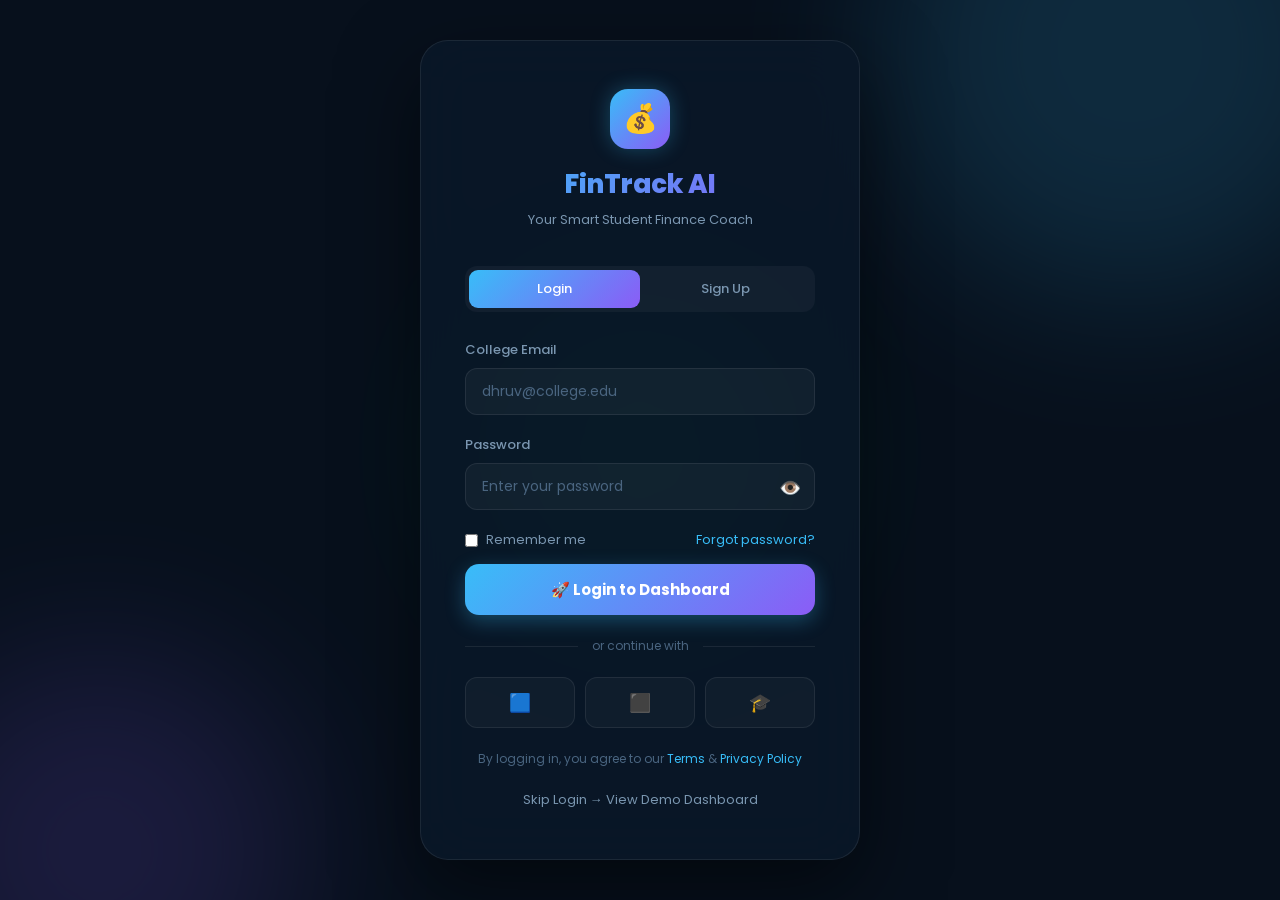
<file: public/login.html>
<!DOCTYPE html>
<html lang="en">
<head>
  <meta charset="UTF-8">
  <meta name="viewport" content="width=device-width, initial-scale=1.0">
  <title>FinTrack AI — Login</title>
  <meta name="description" content="Login to FinTrack AI — Your AI-powered student financial coach.">
  <link rel="stylesheet" href="styles.css">
</head>
<body>

<div class="login-page">
  <!-- Background orbs -->
  <div class="login-bg-orb orb1"></div>
  <div class="login-bg-orb orb2"></div>
  <div class="login-bg-orb orb3"></div>

  <div class="login-card fade-in">

    <div class="login-logo">
      <div class="logo-icon">💰</div>
      <h1>FinTrack AI</h1>
      <p>Your Smart Student Finance Coach</p>
    </div>

    <div class="login-tabs">
      <div class="login-tab active" id="tab-login" onclick="switchTab('login')">Login</div>
      <div class="login-tab" id="tab-signup" onclick="switchTab('signup')">Sign Up</div>
    </div>

    <!-- LOGIN FORM -->
    <form id="login-form">

      <div class="form-group">
        <label>College Email</label>
        <input type="email" id="login-email" placeholder="dhruv@college.edu" required autocomplete="email">
      </div>

      <div class="form-group">
        <label>Password</label>
        <div style="position:relative">
          <input type="password" id="login-pass" placeholder="Enter your password" required style="padding-right:48px" autocomplete="current-password">
          <span onclick="togglePass()" style="position:absolute;right:14px;top:50%;transform:translateY(-50%);cursor:pointer;color:var(--text-dim);font-size:18px" id="pass-eye">👁️</span>
        </div>
      </div>

      <div style="display:flex; justify-content:space-between; align-items:center; margin-bottom:6px">
        <label style="display:flex; align-items:center; gap:8px; font-size:13px; color:var(--text-muted); cursor:pointer">
          <input type="checkbox" style="width:auto; accent-color:var(--blue)"> Remember me
        </label>
        <a href="#" style="font-size:13px; color:var(--blue); text-decoration:none">Forgot password?</a>
      </div>

      <button type="submit" class="login-btn" id="login-submit-btn">
        🚀 Login to Dashboard
      </button>

    </form>

    <!-- SIGNUP FORM -->
    <form id="signup-form" style="display:none">

      <div style="display:grid; grid-template-columns:1fr 1fr; gap:14px">
        <div class="form-group">
          <label>First Name</label>
          <input type="text" placeholder="Dhruv" required>
        </div>
        <div class="form-group">
          <label>Last Name</label>
          <input type="text" placeholder="Sharma" required>
        </div>
      </div>

      <div class="form-group">
        <label>College Email</label>
        <input type="email" placeholder="dhruv@college.edu" required>
      </div>

      <div class="form-group">
        <label>Course & Year</label>
        <select>
          <option>B.Tech CSE - 1st Year</option>
          <option>B.Tech CSE - 2nd Year</option>
          <option>B.Tech CSE - 3rd Year</option>
          <option>B.Tech CSE - 4th Year</option>
          <option>B.Com - 1st Year</option>
          <option>BBA - 2nd Year</option>
          <option>MBA - 1st Year</option>
          <option>Other</option>
        </select>
      </div>

      <div class="form-group">
        <label>Monthly Pocket Money (₹)</label>
        <input type="number" placeholder="8000" min="0">
      </div>

      <div class="form-group">
        <label>Create Password</label>
        <input type="password" placeholder="Min 8 characters" required>
      </div>

      <button type="button" class="login-btn" onclick="doSignup()">
        ✨ Create Account
      </button>

    </form>

    <div class="divider">or continue with</div>

    <div class="social-login">
      <div class="social-btn" title="Google" onclick="showToast('Google login coming soon!', 'info')">🟦</div>
      <div class="social-btn" title="GitHub" onclick="showToast('GitHub login coming soon!', 'info')">⬛</div>
      <div class="social-btn" title="Student ID" onclick="showToast('Student ID login coming soon!', 'info')">🎓</div>
    </div>

    <p style="text-align:center; margin-top:22px; font-size:12px; color:var(--text-dim)">
      By logging in, you agree to our 
      <a href="#" style="color:var(--blue); text-decoration:none">Terms</a> & 
      <a href="#" style="color:var(--blue); text-decoration:none">Privacy Policy</a>
    </p>

    <div style="text-align:center; margin-top:18px">
      <a href="index.html" style="font-size:13px; color:var(--text-muted); text-decoration:none">
        Skip Login → View Demo Dashboard
      </a>
    </div>

  </div>
</div>

<script src="script.js"></script>
<script>
  function switchTab(tab) {
    document.getElementById('tab-login').classList.toggle('active', tab === 'login');
    document.getElementById('tab-signup').classList.toggle('active', tab === 'signup');
    document.getElementById('login-form').style.display = tab === 'login' ? 'block' : 'none';
    document.getElementById('signup-form').style.display = tab === 'signup' ? 'block' : 'none';
  }

  function togglePass() {
    const input = document.getElementById('login-pass');
    const eye = document.getElementById('pass-eye');
    if (input.type === 'password') {
      input.type = 'text';
      eye.textContent = '🙈';
    } else {
      input.type = 'password';
      eye.textContent = '👁️';
    }
  }

  function doSignup() {
    showToast('Account created! Redirecting to dashboard... 🎉');
    setTimeout(() => window.location.href = 'index.html', 1200);
  }
</script>

</body>
</html>
</file>
<file: public/styles.css>
/* =====================
   FINTRACK AI - SHARED CSS
   ===================== */

@import url('https://fonts.googleapis.com/css2?family=Poppins:wght@300;400;500;600;700;800&display=swap');

* {
  margin: 0;
  padding: 0;
  box-sizing: border-box;
  font-family: 'Poppins', sans-serif;
}

:root {
  --bg: #07101c;
  --bg2: #0a1828;
  --sidebar: #091422;
  --card: rgba(255, 255, 255, 0.05);
  --card-border: rgba(255, 255, 255, 0.08);
  --green: #00e676;
  --blue: #38bdf8;
  --purple: #8b5cf6;
  --orange: #f59e0b;
  --red: #ff5252;
  --text: #ffffff;
  --text-muted: #7a96b0;
  --text-dim: #4a6580;
  --accent: rgba(56, 189, 248, 0.15);
  --glow-green: 0 0 20px rgba(0, 230, 118, 0.3);
  --glow-blue: 0 0 20px rgba(56, 189, 248, 0.3);
  --shadow: 0 8px 32px rgba(0, 0, 0, 0.4);
}

body {
  background: var(--bg);
  color: var(--text);
  min-height: 100vh;
  overflow-x: hidden;
}

/* ===================== SCROLLBAR ===================== */
::-webkit-scrollbar { width: 6px; }
::-webkit-scrollbar-track { background: var(--bg2); }
::-webkit-scrollbar-thumb { background: #1d3557; border-radius: 10px; }
::-webkit-scrollbar-thumb:hover { background: var(--blue); }

/* ===================== LAYOUT ===================== */
.layout {
  display: flex;
  min-height: 100vh;
}

/* ===================== SIDEBAR ===================== */
.sidebar {
  width: 240px;
  height: 100vh;
  background: var(--sidebar);
  padding: 30px 20px;
  position: fixed;
  top: 0; left: 0;
  display: flex;
  flex-direction: column;
  border-right: 1px solid var(--card-border);
  z-index: 100;
  transition: transform 0.3s ease;
}

.sidebar-logo {
  display: flex;
  align-items: center;
  gap: 12px;
  margin-bottom: 40px;
  padding: 0 10px;
}

.sidebar-logo .logo-icon {
  width: 42px;
  height: 42px;
  background: linear-gradient(135deg, var(--blue), var(--purple));
  border-radius: 12px;
  display: flex;
  align-items: center;
  justify-content: center;
  font-size: 20px;
  box-shadow: var(--glow-blue);
}

.sidebar-logo h2 {
  font-size: 20px;
  font-weight: 700;
  background: linear-gradient(135deg, var(--blue), var(--purple));
  -webkit-background-clip: text;
  -webkit-text-fill-color: transparent;
  background-clip: text;
}

.sidebar-logo span {
  font-size: 10px;
  color: var(--text-muted);
  display: block;
  font-weight: 400;
}

.sidebar nav {
  flex: 1;
}

.nav-label {
  font-size: 10px;
  text-transform: uppercase;
  letter-spacing: 1.5px;
  color: var(--text-dim);
  padding: 0 14px;
  margin: 20px 0 8px;
}

.sidebar nav a {
  display: flex;
  align-items: center;
  gap: 12px;
  padding: 13px 14px;
  margin-bottom: 4px;
  border-radius: 12px;
  color: var(--text-muted);
  text-decoration: none;
  cursor: pointer;
  transition: all 0.3s ease;
  font-size: 14px;
  font-weight: 500;
  position: relative;
  overflow: hidden;
}

.sidebar nav a .icon {
  font-size: 18px;
  width: 24px;
  text-align: center;
}

.sidebar nav a:hover {
  background: rgba(56, 189, 248, 0.08);
  color: var(--text);
  transform: translateX(3px);
}

.sidebar nav a.active {
  background: linear-gradient(135deg, rgba(56,189,248,0.18), rgba(139,92,246,0.12));
  color: var(--blue);
  border: 1px solid rgba(56, 189, 248, 0.2);
  box-shadow: 0 4px 15px rgba(56, 189, 248, 0.1);
}

.sidebar nav a.active .icon {
  filter: drop-shadow(0 0 6px var(--blue));
}

.sidebar-footer {
  padding: 14px;
  border-radius: 12px;
  background: rgba(255,255,255,0.03);
  border: 1px solid var(--card-border);
  display: flex;
  align-items: center;
  gap: 12px;
}

.sidebar-footer img {
  width: 36px;
  height: 36px;
  border-radius: 50%;
  object-fit: cover;
  border: 2px solid var(--blue);
}

.sidebar-footer .user-info p {
  font-size: 13px;
  font-weight: 600;
}

.sidebar-footer .user-info span {
  font-size: 11px;
  color: var(--text-muted);
}

/* ===================== MAIN CONTENT ===================== */
.main-content {
  margin-left: 240px;
  flex: 1;
  padding: 30px 35px;
  min-height: 100vh;
}

/* ===================== TOP HEADER ===================== */
.top-header {
  display: flex;
  justify-content: space-between;
  align-items: center;
  margin-bottom: 35px;
}

.top-header h1 {
  font-size: 26px;
  font-weight: 700;
}

.top-header p {
  color: var(--text-muted);
  font-size: 14px;
  margin-top: 4px;
}

.header-right {
  display: flex;
  align-items: center;
  gap: 15px;
}

.notification-btn {
  width: 42px;
  height: 42px;
  border-radius: 12px;
  background: var(--card);
  border: 1px solid var(--card-border);
  display: flex;
  align-items: center;
  justify-content: center;
  cursor: pointer;
  font-size: 18px;
  transition: all 0.3s;
  position: relative;
}

.notification-btn:hover {
  background: var(--accent);
  border-color: var(--blue);
}

.notif-dot {
  position: absolute;
  top: 8px; right: 8px;
  width: 8px; height: 8px;
  border-radius: 50%;
  background: var(--red);
  border: 2px solid var(--bg);
}

.month-badge {
  padding: 8px 16px;
  border-radius: 10px;
  background: var(--card);
  border: 1px solid var(--card-border);
  font-size: 13px;
  color: var(--text-muted);
}

/* ===================== STAT CARDS ===================== */
.stats-grid {
  display: grid;
  grid-template-columns: repeat(4, 1fr);
  gap: 18px;
  margin-bottom: 25px;
}

.stat-card {
  background: var(--card);
  backdrop-filter: blur(20px);
  border: 1px solid var(--card-border);
  border-radius: 20px;
  padding: 22px;
  position: relative;
  overflow: hidden;
  transition: all 0.3s ease;
  cursor: default;
}

.stat-card:hover {
  transform: translateY(-3px);
  border-color: rgba(255,255,255,0.15);
  box-shadow: var(--shadow);
}

.stat-card::before {
  content: '';
  position: absolute;
  top: 0; right: 0;
  width: 80px; height: 80px;
  border-radius: 50%;
  opacity: 0.06;
  transform: translate(20px, -20px);
}

.stat-card.income::before { background: var(--green); }
.stat-card.expense::before { background: var(--red); }
.stat-card.balance::before { background: var(--blue); }
.stat-card.score::before { background: var(--orange); }

.stat-card-top {
  display: flex;
  justify-content: space-between;
  align-items: flex-start;
  margin-bottom: 16px;
}

.stat-card p {
  font-size: 13px;
  color: var(--text-muted);
  font-weight: 500;
}

.stat-icon {
  width: 38px;
  height: 38px;
  border-radius: 10px;
  display: flex;
  align-items: center;
  justify-content: center;
  font-size: 18px;
}

.income .stat-icon { background: rgba(0,230,118,0.15); }
.expense .stat-icon { background: rgba(255,82,82,0.15); }
.balance .stat-icon { background: rgba(56,189,248,0.15); }
.score .stat-icon { background: rgba(245,158,11,0.15); }

.stat-card h2 {
  font-size: 28px;
  font-weight: 700;
  margin-bottom: 8px;
}

.income h2 { color: var(--green); }
.expense h2 { color: var(--red); }
.balance h2 { color: var(--blue); }
.score h2 { color: var(--orange); }

.stat-card .change {
  font-size: 12px;
  color: var(--text-muted);
}

.stat-card .change.up { color: var(--green); }
.stat-card .change.down { color: var(--red); }

.stat-card .bottom-bar {
  height: 3px;
  border-radius: 10px;
  margin-top: 14px;
  opacity: 0.5;
}
.income .bottom-bar { background: var(--green); }
.expense .bottom-bar { background: var(--red); }
.balance .bottom-bar { background: var(--blue); }
.score .bottom-bar { background: var(--orange); }

/* ===================== GRID SECTIONS ===================== */
.mid-grid {
  display: grid;
  grid-template-columns: 2fr 1fr;
  gap: 20px;
  margin-bottom: 20px;
}

.bot-grid {
  display: grid;
  grid-template-columns: 2fr 1fr;
  gap: 20px;
}

.panel {
  background: var(--card);
  backdrop-filter: blur(20px);
  border: 1px solid var(--card-border);
  border-radius: 20px;
  padding: 24px;
}

.panel-header {
  display: flex;
  justify-content: space-between;
  align-items: center;
  margin-bottom: 20px;
}

.panel-header h3 {
  font-size: 16px;
  font-weight: 600;
}

.panel-header .see-all {
  font-size: 12px;
  color: var(--blue);
  cursor: pointer;
  text-decoration: none;
}

/* ===================== CHART BOX ===================== */
.chart-box {
  height: 300px;
  position: relative;
}

/* ===================== HEALTH CIRCLE ===================== */
.health-panel {
  text-align: center;
}

.health-circle-wrap {
  position: relative;
  width: 160px;
  height: 160px;
  margin: 20px auto;
}

.health-circle {
  width: 160px;
  height: 160px;
  border-radius: 50%;
  background: conic-gradient(var(--green) 82%, #1a2f45 0);
  display: flex;
  align-items: center;
  justify-content: center;
  position: relative;
}

.health-circle::before {
  content: '';
  position: absolute;
  width: 120px;
  height: 120px;
  border-radius: 50%;
  background: var(--bg);
}

.health-circle-val {
  position: relative;
  z-index: 1;
  font-size: 30px;
  font-weight: 800;
  color: var(--green);
}

.health-label {
  color: var(--green);
  font-size: 14px;
  font-weight: 600;
  margin-bottom: 20px;
}

.progress-list {
  text-align: left;
}

.progress-item {
  margin-bottom: 14px;
}

.progress-label {
  display: flex;
  justify-content: space-between;
  font-size: 12px;
  color: var(--text-muted);
  margin-bottom: 5px;
}

.progress-track {
  height: 7px;
  background: #1a2f45;
  border-radius: 20px;
  overflow: hidden;
}

.progress-fill {
  height: 100%;
  border-radius: 20px;
  transition: width 1s ease;
}

/* ===================== TRANSACTIONS TABLE ===================== */
.txn-table {
  width: 100%;
  border-collapse: collapse;
}

.txn-table th {
  padding: 10px 14px;
  text-align: left;
  font-size: 12px;
  font-weight: 600;
  color: var(--text-dim);
  text-transform: uppercase;
  letter-spacing: 0.8px;
  border-bottom: 1px solid var(--card-border);
}

.txn-table td {
  padding: 13px 14px;
  font-size: 14px;
  border-bottom: 1px solid rgba(255,255,255,0.03);
  transition: background 0.2s;
}

.txn-table tr:hover td {
  background: rgba(255,255,255,0.02);
}

.txn-table tr:last-child td { border-bottom: none; }

.txn-name {
  display: flex;
  align-items: center;
  gap: 10px;
}

.txn-emoji {
  width: 36px;
  height: 36px;
  border-radius: 10px;
  background: rgba(255,255,255,0.06);
  display: flex;
  align-items: center;
  justify-content: center;
  font-size: 16px;
}

.txn-title { font-size: 14px; font-weight: 500; }
.txn-date { font-size: 11px; color: var(--text-muted); }

.badge {
  padding: 4px 10px;
  border-radius: 20px;
  font-size: 11px;
  font-weight: 500;
}

.badge-food { background: rgba(0,230,118,0.12); color: var(--green); }
.badge-travel { background: rgba(56,189,248,0.12); color: var(--blue); }
.badge-sub { background: rgba(139,92,246,0.12); color: var(--purple); }
.badge-income { background: rgba(245,158,11,0.12); color: var(--orange); }
.badge-edu { background: rgba(255,82,82,0.12); color: var(--red); }
.badge-fun { background: rgba(56,189,248,0.12); color: var(--blue); }

.amount-red { color: var(--red); font-weight: 600; }
.amount-green { color: var(--green); font-weight: 600; }

/* ===================== AI TIPS ===================== */
.tip-card {
  display: flex;
  gap: 12px;
  background: rgba(56,189,248,0.06);
  border: 1px solid rgba(56,189,248,0.12);
  border-radius: 14px;
  padding: 14px;
  margin-bottom: 12px;
  transition: all 0.3s;
}

.tip-card:hover {
  background: rgba(56,189,248,0.1);
  border-color: rgba(56,189,248,0.2);
  transform: translateX(3px);
}

.tip-icon {
  font-size: 20px;
  flex-shrink: 0;
  margin-top: 2px;
}

.tip-text { font-size: 13px; line-height: 1.6; color: #c5ddf5; }
.tip-label { font-size: 11px; color: var(--blue); font-weight: 600; margin-bottom: 3px; }

/* ===================== BUTTONS ===================== */
.btn {
  display: inline-flex;
  align-items: center;
  gap: 8px;
  padding: 10px 20px;
  border-radius: 12px;
  border: none;
  cursor: pointer;
  font-size: 14px;
  font-weight: 600;
  font-family: 'Poppins', sans-serif;
  transition: all 0.3s ease;
  text-decoration: none;
}

.btn-primary {
  background: linear-gradient(135deg, var(--blue), var(--purple));
  color: white;
  box-shadow: 0 4px 15px rgba(56,189,248,0.3);
}

.btn-primary:hover {
  transform: translateY(-2px);
  box-shadow: 0 8px 25px rgba(56,189,248,0.4);
}

.btn-ghost {
  background: var(--card);
  color: var(--text-muted);
  border: 1px solid var(--card-border);
}

.btn-ghost:hover {
  background: rgba(255,255,255,0.08);
  color: var(--text);
}

.btn-danger {
  background: rgba(255,82,82,0.15);
  color: var(--red);
  border: 1px solid rgba(255,82,82,0.2);
}

.btn-danger:hover {
  background: rgba(255,82,82,0.25);
}

.btn-success {
  background: rgba(0,230,118,0.15);
  color: var(--green);
  border: 1px solid rgba(0,230,118,0.2);
}

.btn-success:hover {
  background: rgba(0,230,118,0.25);
}

/* ===================== INPUT FIELDS ===================== */
.form-group {
  margin-bottom: 20px;
}

.form-group label {
  display: block;
  font-size: 13px;
  font-weight: 500;
  color: var(--text-muted);
  margin-bottom: 8px;
}

.form-group input,
.form-group select,
.form-group textarea {
  width: 100%;
  padding: 12px 16px;
  background: rgba(255,255,255,0.04);
  border: 1px solid var(--card-border);
  border-radius: 12px;
  color: var(--text);
  font-size: 14px;
  font-family: 'Poppins', sans-serif;
  transition: all 0.3s;
  outline: none;
}

.form-group input:focus,
.form-group select:focus,
.form-group textarea:focus {
  border-color: var(--blue);
  background: rgba(56,189,248,0.06);
  box-shadow: 0 0 0 3px rgba(56,189,248,0.1);
}

.form-group input::placeholder { color: var(--text-dim); }

.form-group select option {
  background: #0a1828;
  color: var(--text);
}

/* ===================== PAGE SECTIONS ===================== */
.section-title {
  font-size: 22px;
  font-weight: 700;
  margin-bottom: 6px;
}

.section-sub {
  font-size: 13px;
  color: var(--text-muted);
  margin-bottom: 25px;
}

/* ===================== GOAL CARDS ===================== */
.goals-grid {
  display: grid;
  grid-template-columns: repeat(3, 1fr);
  gap: 18px;
}

.goal-card {
  background: var(--card);
  border: 1px solid var(--card-border);
  border-radius: 20px;
  padding: 24px;
  transition: all 0.3s ease;
  position: relative;
  overflow: hidden;
}

.goal-card:hover {
  transform: translateY(-4px);
  box-shadow: var(--shadow);
}

.goal-card::before {
  content: '';
  position: absolute;
  top: 0; left: 0; right: 0;
  height: 3px;
  border-radius: 20px 20px 0 0;
}

.goal-card.blue::before { background: var(--blue); }
.goal-card.green::before { background: var(--green); }
.goal-card.purple::before { background: var(--purple); }
.goal-card.orange::before { background: var(--orange); }

.goal-emoji { font-size: 36px; margin-bottom: 14px; display: block; }
.goal-name { font-size: 16px; font-weight: 600; margin-bottom: 6px; }
.goal-target { font-size: 12px; color: var(--text-muted); margin-bottom: 16px; }
.goal-amount { font-size: 22px; font-weight: 700; margin-bottom: 4px; }
.goal-percent { font-size: 12px; color: var(--text-muted); margin-bottom: 14px; }

/* ===================== BUDGET PAGE ===================== */
.budget-grid {
  display: grid;
  grid-template-columns: 1fr 1fr;
  gap: 20px;
  margin-bottom: 20px;
}

.budget-bar-item {
  margin-bottom: 18px;
}

.budget-bar-header {
  display: flex;
  justify-content: space-between;
  margin-bottom: 8px;
  font-size: 13px;
}

.budget-bar-header .cat { font-weight: 500; }
.budget-bar-header .vals { color: var(--text-muted); }
.budget-bar-header .over { color: var(--red); font-weight: 600; }

.budget-track {
  height: 10px;
  background: #1a2f45;
  border-radius: 20px;
  overflow: hidden;
}

.budget-fill {
  height: 100%;
  border-radius: 20px;
  transition: width 1.2s ease;
}

/* ===================== AI CHAT PAGE ===================== */
.chat-layout {
  display: grid;
  grid-template-columns: 1fr 320px;
  gap: 20px;
  height: calc(100vh - 160px);
}

.chat-main {
  background: var(--card);
  border: 1px solid var(--card-border);
  border-radius: 20px;
  display: flex;
  flex-direction: column;
  overflow: hidden;
}

.chat-header {
  padding: 20px 24px;
  border-bottom: 1px solid var(--card-border);
  display: flex;
  align-items: center;
  gap: 14px;
}

.ai-avatar {
  width: 44px;
  height: 44px;
  border-radius: 14px;
  background: linear-gradient(135deg, var(--blue), var(--purple));
  display: flex;
  align-items: center;
  justify-content: center;
  font-size: 22px;
  box-shadow: var(--glow-blue);
}

.ai-status { font-size: 12px; color: var(--green); display: flex; align-items: center; gap: 5px; }
.ai-status::before { content: ''; width: 8px; height: 8px; border-radius: 50%; background: var(--green); display: inline-block; animation: pulse 2s infinite; }

@keyframes pulse {
  0%, 100% { opacity: 1; }
  50% { opacity: 0.3; }
}

.chat-messages {
  flex: 1;
  overflow-y: auto;
  padding: 20px;
  display: flex;
  flex-direction: column;
  gap: 16px;
}

.msg {
  display: flex;
  gap: 12px;
  max-width: 80%;
}

.msg.user-msg {
  align-self: flex-end;
  flex-direction: row-reverse;
}

.msg-avatar {
  width: 34px;
  height: 34px;
  border-radius: 10px;
  display: flex;
  align-items: center;
  justify-content: center;
  flex-shrink: 0;
  font-size: 16px;
}

.bot-avatar { background: linear-gradient(135deg, var(--blue), var(--purple)); }
.usr-avatar { background: rgba(245,158,11,0.2); }

.msg-bubble {
  padding: 12px 16px;
  border-radius: 16px;
  font-size: 13px;
  line-height: 1.6;
}

.bot-msg .msg-bubble {
  background: rgba(56,189,248,0.08);
  border: 1px solid rgba(56,189,248,0.15);
  border-radius: 4px 16px 16px 16px;
}

.user-msg .msg-bubble {
  background: linear-gradient(135deg, rgba(56,189,248,0.2), rgba(139,92,246,0.2));
  border: 1px solid rgba(56,189,248,0.2);
  border-radius: 16px 4px 16px 16px;
}

.msg-time { font-size: 10px; color: var(--text-dim); margin-top: 4px; }

.chat-input-area {
  padding: 16px 20px;
  border-top: 1px solid var(--card-border);
  display: flex;
  gap: 10px;
  align-items: center;
}

.chat-input {
  flex: 1;
  background: rgba(255,255,255,0.04);
  border: 1px solid var(--card-border);
  border-radius: 14px;
  padding: 12px 16px;
  color: var(--text);
  font-size: 13px;
  font-family: 'Poppins', sans-serif;
  outline: none;
  transition: all 0.3s;
  resize: none;
  max-height: 100px;
}

.chat-input:focus {
  border-color: var(--blue);
  background: rgba(56,189,248,0.06);
}

.chat-send-btn {
  width: 46px;
  height: 46px;
  border-radius: 14px;
  background: linear-gradient(135deg, var(--blue), var(--purple));
  border: none;
  cursor: pointer;
  display: flex;
  align-items: center;
  justify-content: center;
  font-size: 18px;
  transition: all 0.3s;
  flex-shrink: 0;
}

.chat-send-btn:hover {
  transform: scale(1.05);
  box-shadow: var(--glow-blue);
}

.chat-sidebar {
  display: flex;
  flex-direction: column;
  gap: 16px;
}

.quick-prompts {
  background: var(--card);
  border: 1px solid var(--card-border);
  border-radius: 20px;
  padding: 20px;
}

.quick-prompt-btn {
  width: 100%;
  text-align: left;
  background: rgba(255,255,255,0.03);
  border: 1px solid var(--card-border);
  border-radius: 10px;
  padding: 10px 14px;
  color: var(--text-muted);
  font-size: 12px;
  cursor: pointer;
  margin-bottom: 8px;
  transition: all 0.3s;
  font-family: 'Poppins', sans-serif;
}

.quick-prompt-btn:hover {
  background: rgba(56,189,248,0.08);
  color: var(--blue);
  border-color: rgba(56,189,248,0.2);
}

/* ===================== ANALYTICS PAGE ===================== */
.analytics-grid {
  display: grid;
  grid-template-columns: repeat(3, 1fr);
  gap: 20px;
  margin-bottom: 20px;
}

.analytics-main {
  display: grid;
  grid-template-columns: 2fr 1fr;
  gap: 20px;
  margin-bottom: 20px;
}

/* ===================== PROFILE PAGE ===================== */
.profile-layout {
  display: grid;
  grid-template-columns: 300px 1fr;
  gap: 25px;
}

.profile-card {
  background: var(--card);
  border: 1px solid var(--card-border);
  border-radius: 20px;
  padding: 30px;
  text-align: center;
}

.profile-avatar {
  width: 90px;
  height: 90px;
  border-radius: 50%;
  object-fit: cover;
  border: 3px solid var(--blue);
  margin: 0 auto 16px;
  display: block;
  box-shadow: var(--glow-blue);
}

.profile-name { font-size: 20px; font-weight: 700; margin-bottom: 4px; }
.profile-tag { font-size: 13px; color: var(--text-muted); margin-bottom: 20px; }

.profile-stat {
  display: flex;
  justify-content: space-around;
  margin: 20px 0;
  padding: 16px 0;
  border-top: 1px solid var(--card-border);
  border-bottom: 1px solid var(--card-border);
}

.pstat-val { font-size: 20px; font-weight: 700; color: var(--blue); }
.pstat-label { font-size: 11px; color: var(--text-muted); }

/* ===================== LOGIN PAGE ===================== */
.login-page {
  min-height: 100vh;
  display: flex;
  align-items: center;
  justify-content: center;
  background: var(--bg);
  position: relative;
  overflow: hidden;
}

.login-bg-orb {
  position: absolute;
  border-radius: 50%;
  filter: blur(80px);
  opacity: 0.15;
  pointer-events: none;
}

.orb1 { width: 500px; height: 500px; background: var(--blue); top: -200px; right: -100px; }
.orb2 { width: 400px; height: 400px; background: var(--purple); bottom: -150px; left: -100px; }
.orb3 { width: 300px; height: 300px; background: var(--green); top: 50%; left: 50%; transform: translate(-50%,-50%); }

.login-card {
  background: rgba(10, 24, 40, 0.85);
  backdrop-filter: blur(30px);
  border: 1px solid var(--card-border);
  border-radius: 28px;
  padding: 48px 44px;
  width: 100%;
  max-width: 440px;
  position: relative;
  z-index: 1;
  box-shadow: 0 30px 80px rgba(0,0,0,0.5);
}

.login-logo {
  text-align: center;
  margin-bottom: 36px;
}

.login-logo .logo-icon {
  width: 60px;
  height: 60px;
  background: linear-gradient(135deg, var(--blue), var(--purple));
  border-radius: 18px;
  display: flex;
  align-items: center;
  justify-content: center;
  font-size: 28px;
  margin: 0 auto 16px;
  box-shadow: var(--glow-blue);
}

.login-logo h1 {
  font-size: 26px;
  font-weight: 800;
  background: linear-gradient(135deg, var(--blue), var(--purple));
  -webkit-background-clip: text;
  -webkit-text-fill-color: transparent;
  background-clip: text;
}

.login-logo p {
  font-size: 13px;
  color: var(--text-muted);
  margin-top: 6px;
}

.login-tabs {
  display: flex;
  background: rgba(255,255,255,0.04);
  border-radius: 12px;
  padding: 4px;
  margin-bottom: 28px;
}

.login-tab {
  flex: 1;
  padding: 9px;
  text-align: center;
  border-radius: 9px;
  cursor: pointer;
  font-size: 13px;
  font-weight: 500;
  color: var(--text-muted);
  transition: all 0.3s;
}

.login-tab.active {
  background: linear-gradient(135deg, var(--blue), var(--purple));
  color: white;
}

.login-btn {
  width: 100%;
  padding: 14px;
  border-radius: 14px;
  border: none;
  background: linear-gradient(135deg, var(--blue), var(--purple));
  color: white;
  font-size: 15px;
  font-weight: 700;
  font-family: 'Poppins', sans-serif;
  cursor: pointer;
  transition: all 0.3s;
  box-shadow: 0 6px 20px rgba(56,189,248,0.3);
  margin-top: 8px;
}

.login-btn:hover {
  transform: translateY(-2px);
  box-shadow: 0 10px 30px rgba(56,189,248,0.4);
}

.divider {
  display: flex;
  align-items: center;
  gap: 14px;
  margin: 22px 0;
  color: var(--text-dim);
  font-size: 12px;
}

.divider::before, .divider::after {
  content: '';
  flex: 1;
  height: 1px;
  background: var(--card-border);
}

.social-login {
  display: flex;
  gap: 10px;
}

.social-btn {
  flex: 1;
  padding: 11px;
  border-radius: 12px;
  border: 1px solid var(--card-border);
  background: rgba(255,255,255,0.03);
  color: var(--text-muted);
  font-size: 18px;
  cursor: pointer;
  transition: all 0.3s;
  text-align: center;
}

.social-btn:hover { background: rgba(255,255,255,0.07); color: var(--text); }

/* ===================== ANIMATIONS ===================== */
@keyframes fadeInUp {
  from { opacity: 0; transform: translateY(20px); }
  to { opacity: 1; transform: translateY(0); }
}

@keyframes slideIn {
  from { opacity: 0; transform: translateX(-20px); }
  to { opacity: 1; transform: translateX(0); }
}

.fade-in { animation: fadeInUp 0.5s ease forwards; }
.slide-in { animation: slideIn 0.4s ease forwards; }

.stat-card:nth-child(1) { animation: fadeInUp 0.5s ease 0.1s both; }
.stat-card:nth-child(2) { animation: fadeInUp 0.5s ease 0.2s both; }
.stat-card:nth-child(3) { animation: fadeInUp 0.5s ease 0.3s both; }
.stat-card:nth-child(4) { animation: fadeInUp 0.5s ease 0.4s both; }

/* ===================== TOAST ===================== */
.toast {
  position: fixed;
  bottom: 30px;
  right: 30px;
  padding: 14px 22px;
  border-radius: 14px;
  font-size: 14px;
  font-weight: 500;
  z-index: 9999;
  animation: slideToast 0.4s ease;
  display: flex;
  align-items: center;
  gap: 10px;
  max-width: 320px;
  box-shadow: 0 10px 30px rgba(0,0,0,0.3);
}

.toast.success {
  background: rgba(0,230,118,0.15);
  border: 1px solid rgba(0,230,118,0.3);
  color: var(--green);
}

.toast.error {
  background: rgba(255,82,82,0.15);
  border: 1px solid rgba(255,82,82,0.3);
  color: var(--red);
}

@keyframes slideToast {
  from { opacity: 0; transform: translateY(20px); }
  to { opacity: 1; transform: translateY(0); }
}

/* ===================== MODAL ===================== */
.modal-overlay {
  position: fixed;
  inset: 0;
  background: rgba(0,0,0,0.7);
  backdrop-filter: blur(6px);
  display: flex;
  align-items: center;
  justify-content: center;
  z-index: 1000;
  opacity: 0;
  visibility: hidden;
  transition: all 0.3s;
}

.modal-overlay.open {
  opacity: 1;
  visibility: visible;
}

.modal {
  background: #0d1f33;
  border: 1px solid var(--card-border);
  border-radius: 24px;
  padding: 32px;
  width: 90%;
  max-width: 480px;
  transform: scale(0.9);
  transition: transform 0.3s;
}

.modal-overlay.open .modal {
  transform: scale(1);
}

.modal-header {
  display: flex;
  justify-content: space-between;
  align-items: center;
  margin-bottom: 24px;
}

.modal-close {
  width: 32px;
  height: 32px;
  border-radius: 8px;
  background: rgba(255,255,255,0.06);
  border: none;
  color: var(--text-muted);
  cursor: pointer;
  display: flex;
  align-items: center;
  justify-content: center;
  font-size: 18px;
  transition: all 0.3s;
}

.modal-close:hover { background: rgba(255,82,82,0.15); color: var(--red); }

/* ===================== RESPONSIVE ===================== */
@media (max-width: 1100px) {
  .stats-grid { grid-template-columns: repeat(2, 1fr); }
  .mid-grid, .bot-grid, .analytics-main { grid-template-columns: 1fr; }
  .goals-grid { grid-template-columns: repeat(2, 1fr); }
  .budget-grid { grid-template-columns: 1fr; }
  .chat-layout { grid-template-columns: 1fr; }
  .chat-sidebar { display: none; }
  .profile-layout { grid-template-columns: 1fr; }
}

@media (max-width: 768px) {
  .sidebar { transform: translateX(-100%); }
  .sidebar.open { transform: translateX(0); }
  .main-content { margin-left: 0; padding: 20px; }
  .stats-grid { grid-template-columns: 1fr 1fr; }
  .goals-grid { grid-template-columns: 1fr; }
  .analytics-grid { grid-template-columns: 1fr; }
  .top-header h1 { font-size: 20px; }
}
</file>
